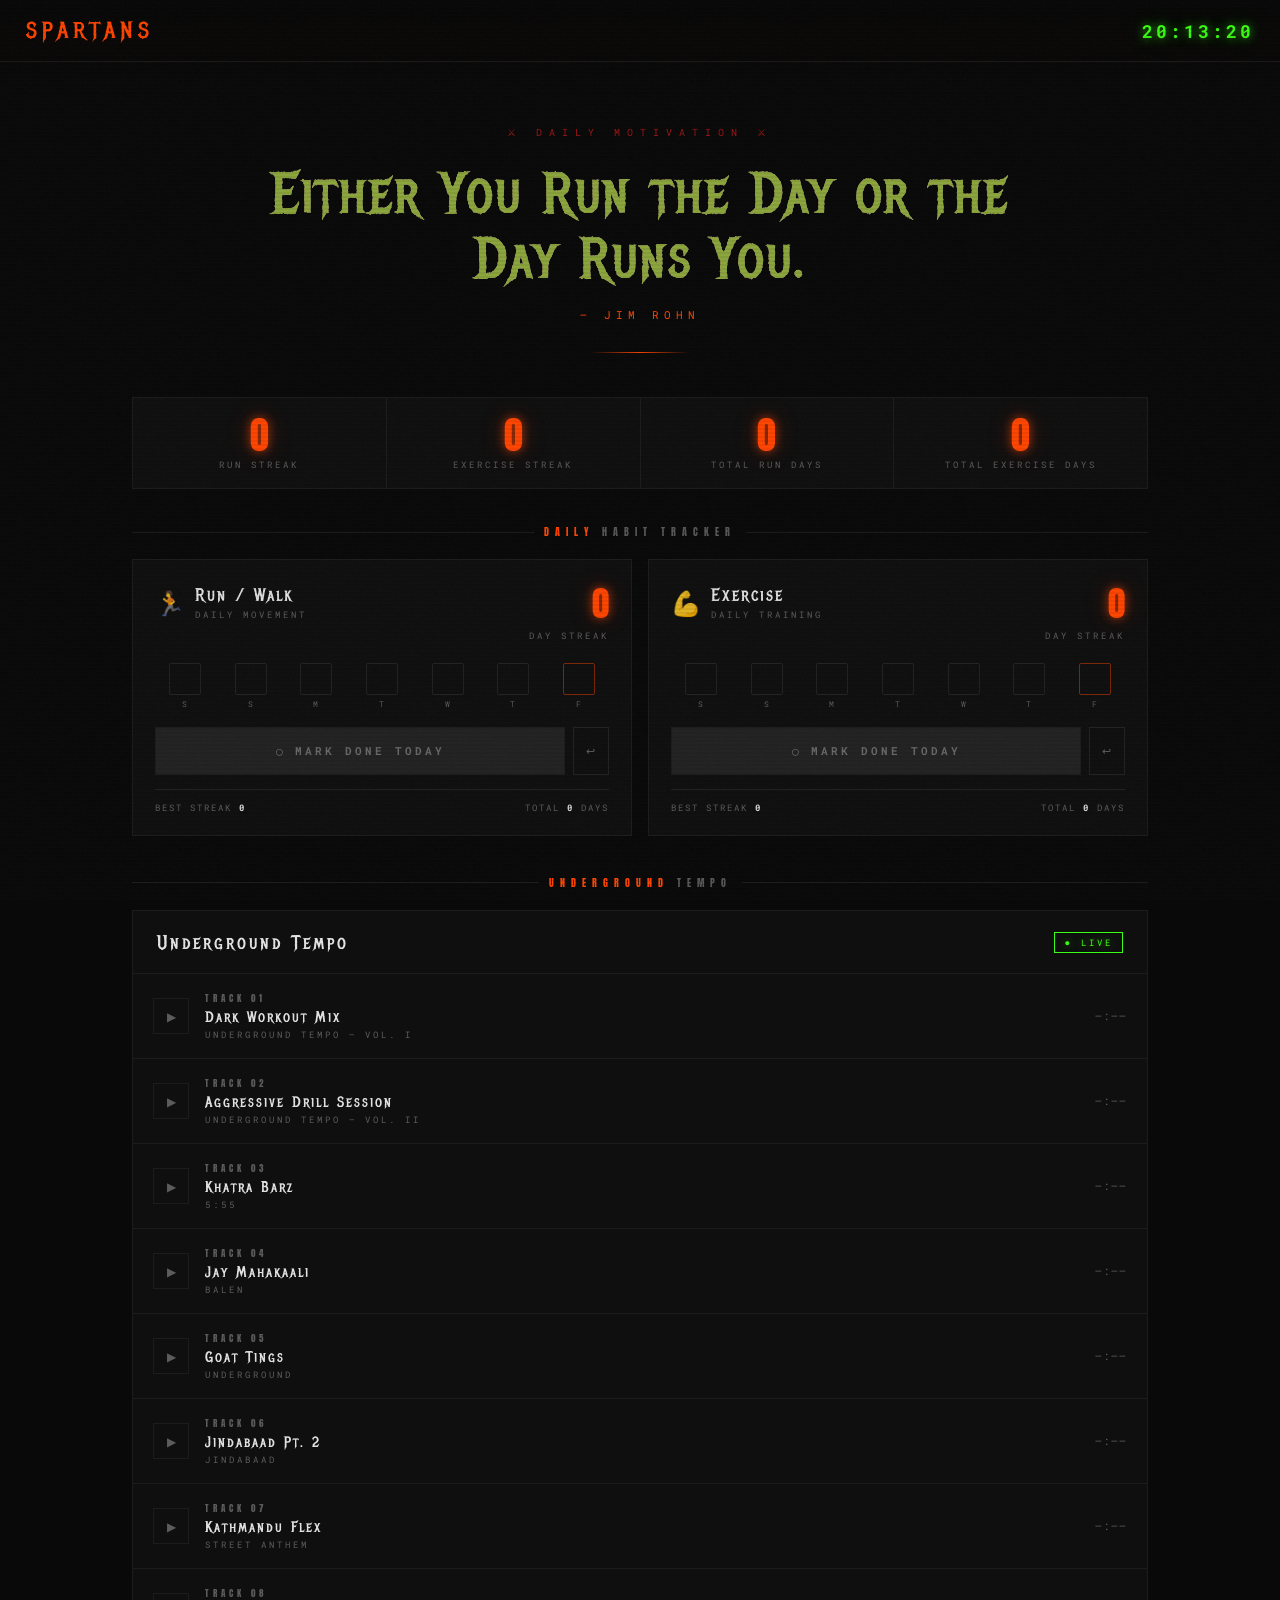
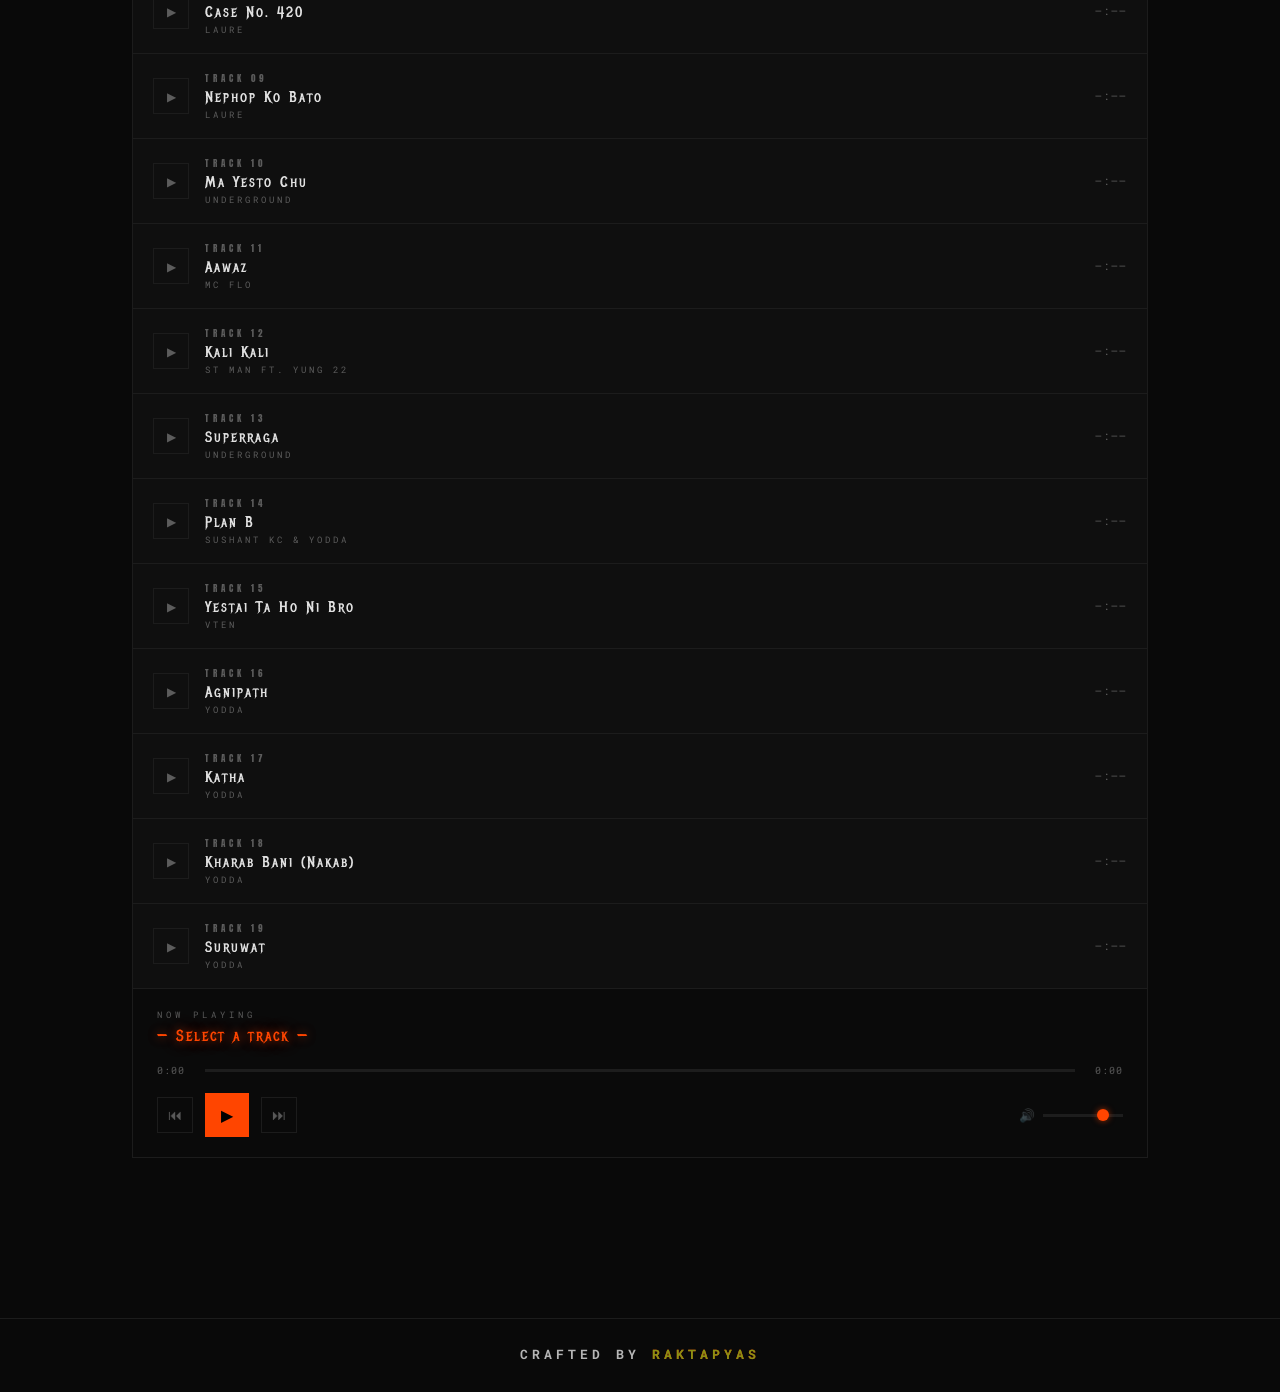
<file: index.html>
<!DOCTYPE html>
<html lang="en">
<head>
  <meta charset="UTF-8" />
  <meta name="viewport" content="width=device-width, initial-scale=1.0" />
  <title>SPARTANS — No Excuses</title>
  <link rel="preconnect" href="https://fonts.googleapis.com" />
  <link rel="preconnect" href="https://fonts.gstatic.com" crossorigin />
  <link href="https://fonts.googleapis.com/css2?family=Anton&family=Roboto+Mono:wght@400;700&family=Metal+Mania&display=swap" rel="stylesheet" />
  <style>
/* ═══════════════════════════════════════════════════════════
   SPARTANS — Design System
═══════════════════════════════════════════════════════════ */
:root {
  --bg:           #090909;
  --bg-card:      #0f0f0f;
  --border:       #1c1c1c;
  --neon-orange:  #ff4500;
  --blood-red:    #cc1a1a;
  --acid-green:   #39ff14;
  --dim-white:    rgba(255,255,255,0.88);
  --muted:        rgba(255,255,255,0.32);
  --very-muted:   rgba(255,255,255,0.08);
  --font-display: 'Metal Mania', cursive;
  --font-mono:    'Roboto Mono', monospace;
  --font-impact:  'Anton', sans-serif;
  --glow-o: 0 0 10px rgba(255,69,0,0.65), 0 0 24px rgba(255,69,0,0.25);
  --glow-g: 0 0 10px rgba(57,255,20,0.65), 0 0 24px rgba(57,255,20,0.25);
}
*, *::before, *::after { box-sizing: border-box; margin: 0; padding: 0; }
html { scroll-behavior: smooth; }
body {
  background: var(--bg); color: var(--dim-white);
  font-family: var(--font-mono); min-height: 100vh;
  overflow-x: hidden; cursor: default;
}
/* Grain */
body::before {
  content: ''; position: fixed; inset: 0; z-index: 9999; pointer-events: none;
  background-image: url("data:image/svg+xml,%3Csvg viewBox='0 0 512 512' xmlns='http://www.w3.org/2000/svg'%3E%3Cfilter id='n'%3E%3CfeTurbulence type='fractalNoise' baseFrequency='0.85' numOctaves='4' stitchTiles='stitch'/%3E%3C/filter%3E%3Crect width='100%25' height='100%25' filter='url(%23n)' opacity='0.035'/%3E%3C/svg%3E");
  background-size: 256px; opacity: 0.7;
}
/* Scanlines */
body::after {
  content: ''; position: fixed; inset: 0; z-index: 9998; pointer-events: none;
  background: repeating-linear-gradient(0deg, transparent, transparent 2px, rgba(0,0,0,0.06) 2px, rgba(0,0,0,0.06) 4px);
}
::-webkit-scrollbar { width: 3px; }
::-webkit-scrollbar-track { background: var(--bg); }
::-webkit-scrollbar-thumb { background: var(--neon-orange); }
.wrapper { max-width: 1060px; margin: 0 auto; padding: 0 22px 100px; }

/* ── NAV ─────────────────────────────────────────────── */
.site-nav {
  display: flex; justify-content: space-between; align-items: center;
  padding: 16px 26px; border-bottom: 1px solid var(--border);
  position: sticky; top: 0; background: rgba(9,9,9,0.97);
  backdrop-filter: blur(10px); z-index: 200;
}
.nav-logo {
  font-family: var(--font-display); font-size: 1.45rem;
  letter-spacing: 5px; color: var(--neon-orange);
}
.nav-right { display: flex; align-items: center; gap: 18px; }
#live-clock {
  font-family: var(--font-mono); font-size: 1.15rem; font-weight: 700;
  color: var(--acid-green); text-shadow: var(--glow-g); letter-spacing: 3px;
}
.nav-tag { font-size: 0.62rem; letter-spacing: 4px; color: var(--muted); text-transform: uppercase; }

/* ── HERO ────────────────────────────────────────────── */
.hero { text-align: center; padding: 64px 20px 44px; }
.hero-eyebrow {
  font-size: 0.62rem; letter-spacing: 7px; color: var(--blood-red);
  text-transform: uppercase; margin-bottom: 24px; opacity: 0.75;
}
#quote-display {
  font-family: var(--font-display); font-size: clamp(1.8rem, 4.5vw, 4rem);
  line-height: 1.12; color: var(--dim-white); letter-spacing: 2px;
  max-width: 820px; margin: 0 auto 16px; min-height: 110px;
  display: flex; align-items: center; justify-content: center;
  transition: opacity 0.35s ease, transform 0.35s ease;
}
#quote-author {
  display: block; font-size: 0.68rem; letter-spacing: 5px;
  color: var(--neon-orange); text-transform: uppercase; margin-top: 12px;
}
.hero-divider {
  width: 100px; height: 1px;
  background: linear-gradient(90deg, transparent, var(--neon-orange), transparent);
  margin: 30px auto 0;
}

/* ── Glitch ──────────────────────────────────────────── */
.glitch { position: relative; display: inline-block; }
.glitch::before, .glitch::after {
  content: attr(data-text); position: absolute; inset: 0; font: inherit; color: inherit;
}
.glitch::before { color: var(--blood-red); animation: gclip1 3.8s infinite linear; opacity: 0.65; }
.glitch::after  { color: var(--acid-green); animation: gclip2 3.8s infinite linear 0.07s; opacity: 0.45; }
@keyframes gclip1 {
  0%,100%{ clip-path:inset(0 0 98% 0); transform:translate(-3px,0); }
  25%    { clip-path:inset(40% 0 40% 0); transform:translate(3px,0); }
  50%    { clip-path:inset(70% 0 15% 0); transform:translate(-2px,0); }
  75%    { clip-path:inset(15% 0 70% 0); transform:translate(2px,0); }
}
@keyframes gclip2 {
  0%,100%{ clip-path:inset(60% 0 20% 0); transform:translate(3px,0); }
  25%    { clip-path:inset(10% 0 80% 0); transform:translate(-3px,0); }
  50%    { clip-path:inset(85% 0 5% 0);  transform:translate(2px,0); }
  75%    { clip-path:inset(30% 0 55% 0); transform:translate(-2px,0); }
}

/* ── Button ──────────────────────────────────────────── */
.btn {
  background: var(--neon-orange); color: #000; border: none;
  font-family: var(--font-mono); font-size: 0.68rem; font-weight: 700;
  letter-spacing: 3px; text-transform: uppercase; padding: 9px 20px;
  cursor: pointer; position: relative; overflow: hidden;
  transition: background 0.2s, transform 0.1s;
}
.btn:hover { background: #ff6a30; }
.btn:active { transform: scale(0.97); }
.btn::after {
  content: ''; position: absolute; top: 0; left: -80%;
  width: 50%; height: 100%;
  background: linear-gradient(90deg, transparent, rgba(255,255,255,0.18), transparent);
  transform: skewX(-18deg); transition: left 0.4s;
}
.btn:hover::after { left: 130%; }

/* ── Stats Bar ───────────────────────────────────────── */
.stats-bar {
  display: grid; grid-template-columns: repeat(4,1fr);
  gap: 1px; background: var(--border); border: 1px solid var(--border);
  margin: 0 0 36px;
}
@media (max-width: 560px) { .stats-bar { grid-template-columns: repeat(2,1fr); } }
.stat-cell { background: var(--bg-card); padding: 18px 14px; text-align: center; }
.stat-val {
  font-family: var(--font-impact); font-size: 2.4rem;
  color: var(--neon-orange); text-shadow: var(--glow-o);
  display: block; line-height: 1;
}
.stat-label {
  font-size: 0.56rem; letter-spacing: 3px; color: var(--muted);
  text-transform: uppercase; margin-top: 5px; display: block;
}

/* ── Section header ──────────────────────────────────── */
.sec-head {
  display: flex; align-items: center; gap: 10px; margin-bottom: 20px;
}
.sec-head-line { flex: 1; height: 1px; background: var(--border); }
.sec-head-label {
  font-family: var(--font-impact); font-size: 0.6rem;
  letter-spacing: 6px; color: var(--muted); text-transform: uppercase; white-space: nowrap;
}
.sec-head-label em { font-style: normal; color: var(--neon-orange); }

/* ═══════════════════════════════════════════════════════════
   HABIT CARDS
═══════════════════════════════════════════════════════════ */
.habit-grid {
  display: grid; grid-template-columns: 1fr 1fr;
  gap: 16px; margin-bottom: 40px;
}
@media (max-width: 620px) { .habit-grid { grid-template-columns: 1fr; } }

.habit-card {
  background: var(--bg-card);
  border: 1px solid var(--border);
  padding: 26px 22px 22px;
  position: relative;
  transition: border-color 0.3s, box-shadow 0.3s;
}
/* Top accent bar */
.habit-card::before {
  content: ''; position: absolute; top: 0; left: 0;
  width: 100%; height: 2px;
  background: linear-gradient(90deg, var(--blood-red), var(--neon-orange));
  transform: scaleX(0); transform-origin: left; transition: transform 0.45s ease;
}
.habit-card.done::before { transform: scaleX(1); }
.habit-card.done {
  border-color: rgba(255,69,0,0.28);
  box-shadow: 0 0 22px rgba(255,69,0,0.05);
}

/* Top row */
.habit-top {
  display: flex; justify-content: space-between;
  align-items: flex-start; margin-bottom: 20px;
}
.habit-icon-title { display: flex; align-items: center; gap: 10px; }
.habit-icon { font-size: 1.5rem; line-height: 1; }
.habit-title {
  font-family: var(--font-display); font-size: 1.1rem;
  letter-spacing: 2px; color: var(--dim-white); line-height: 1.1;
}
.habit-subtitle {
  font-size: 0.56rem; letter-spacing: 3px; color: var(--muted);
  text-transform: uppercase; margin-top: 3px;
}

/* Streak badge */
.streak-badge { text-align: right; flex-shrink: 0; }
.streak-num {
  font-family: var(--font-impact); font-size: 2.2rem;
  color: var(--neon-orange); text-shadow: var(--glow-o);
  line-height: 1; display: block;
}
.streak-label {
  font-size: 0.54rem; letter-spacing: 3px;
  color: var(--muted); text-transform: uppercase;
}

/* Week dots */
.week-dots {
  display: flex; gap: 5px; margin-bottom: 18px; align-items: flex-end;
}
.dot-day {
  display: flex; flex-direction: column; align-items: center; gap: 4px; flex: 1;
}
.dot-circle {
  width: 100%; aspect-ratio: 1; max-width: 32px;
  border-radius: 2px; border: 1px solid var(--very-muted);
  background: transparent; position: relative;
  transition: background 0.3s, border-color 0.3s, box-shadow 0.3s;
}
.dot-circle.filled {
  background: var(--neon-orange); border-color: var(--neon-orange);
  box-shadow: 0 0 7px rgba(255,69,0,0.5);
}
.dot-circle.filled::after {
  content: '✓'; position: absolute; inset: 0;
  display: flex; align-items: center; justify-content: center;
  font-size: 0.58rem; color: #000; font-weight: 900;
}
.dot-circle.today { border-color: rgba(255,69,0,0.45); }
.dot-day-label {
  font-size: 0.48rem; letter-spacing: 1px;
  color: var(--muted); text-transform: uppercase;
}

/* Check row */
.habit-check-row {
  display: flex; align-items: stretch; gap: 8px;
}
.check-btn {
  flex: 1; display: flex; align-items: center; justify-content: center; gap: 8px;
  padding: 12px 0; background: var(--very-muted); border: 1px solid var(--border);
  color: var(--muted); font-family: var(--font-mono); font-size: 0.68rem;
  font-weight: 700; letter-spacing: 3px; text-transform: uppercase;
  cursor: pointer; transition: all 0.22s;
}
.check-btn:hover {
  background: rgba(255,69,0,0.08); border-color: var(--neon-orange); color: var(--neon-orange);
}
.check-btn.done {
  background: rgba(57,255,20,0.07); border-color: var(--acid-green);
  color: var(--acid-green); text-shadow: var(--glow-g);
}
.check-btn .ci { font-size: 1rem; transition: transform 0.3s; }
.check-btn.done .ci { transform: scale(1.2); }

.undo-btn {
  background: none; border: 1px solid var(--very-muted); color: var(--muted);
  font-family: var(--font-mono); font-size: 0.7rem; padding: 12px 12px;
  cursor: pointer; text-transform: uppercase; transition: all 0.2s; letter-spacing: 1px;
}
.undo-btn:hover { border-color: var(--blood-red); color: var(--blood-red); }

/* Footer row */
.habit-footer {
  display: flex; justify-content: space-between; align-items: center;
  margin-top: 14px; padding-top: 12px; border-top: 1px solid var(--very-muted);
}
.habit-footer-stat {
  font-size: 0.56rem; letter-spacing: 2px; color: var(--muted); text-transform: uppercase;
}
.habit-footer-stat span { color: var(--dim-white); font-weight: 700; }

/* ═══════════════════════════════════════════════════════════
   MUSIC PLAYER — Custom Audio
═══════════════════════════════════════════════════════════ */
.music-section { margin: 0 0 60px; }

.music-shell {
  background: var(--bg-card);
  border: 1px solid var(--border);
  overflow: hidden;
}

.music-header {
  display: flex; justify-content: space-between; align-items: center;
  padding: 20px 24px 18px; border-bottom: 1px solid var(--border);
}
.music-title {
  font-family: var(--font-display); font-size: 1.2rem;
  letter-spacing: 3px; color: var(--dim-white);
}
.music-live {
  font-size: 0.58rem; letter-spacing: 3px; color: var(--acid-green);
  text-shadow: var(--glow-g); border: 1px solid currentColor;
  padding: 3px 9px; text-transform: uppercase;
}

/* ── Track list ─────────────────────────────────────── */
.track-item {
  display: flex; align-items: center; gap: 0;
  border-bottom: 1px solid var(--border);
  cursor: pointer;
  transition: background 0.2s;
  position: relative;
}
.track-item:last-child { border-bottom: none; }
.track-item:hover { background: rgba(255,69,0,0.04); }
.track-item.playing { background: rgba(255,69,0,0.06); }

/* accent bar on active */
.track-item.playing::before {
  content: '';
  position: absolute; left: 0; top: 0; bottom: 0;
  width: 3px;
  background: linear-gradient(180deg, var(--blood-red), var(--neon-orange));
}

/* ── Track left: number + meta ──────────────────────── */
.track-left {
  display: flex; align-items: center; gap: 16px;
  padding: 18px 20px; flex: 1; min-width: 0;
}

.track-play-icon {
  width: 36px; height: 36px; flex-shrink: 0;
  display: flex; align-items: center; justify-content: center;
  border: 1px solid var(--border);
  color: var(--muted);
  font-size: 0.75rem;
  transition: all 0.2s;
}
.track-item:hover .track-play-icon,
.track-item.playing .track-play-icon {
  border-color: var(--neon-orange);
  color: var(--neon-orange);
  box-shadow: 0 0 8px rgba(255,69,0,0.25);
}

.track-meta {
  display: flex; flex-direction: column; gap: 3px; min-width: 0;
}
.track-number {
  font-family: var(--font-impact); font-size: 0.55rem;
  letter-spacing: 4px; color: var(--muted); text-transform: uppercase;
}
.track-name {
  font-family: var(--font-display); font-size: 0.95rem;
  letter-spacing: 2px; color: var(--dim-white);
  white-space: nowrap; overflow: hidden; text-overflow: ellipsis;
}
.track-tag {
  font-size: 0.54rem; letter-spacing: 3px;
  color: var(--muted); text-transform: uppercase;
}
.track-item.playing .track-name { color: var(--neon-orange); }

/* EQ bars */
.eq-bars {
  display: none; align-items: flex-end; gap: 2px; height: 14px; margin-left: 8px; flex-shrink: 0;
}
.track-item.playing .eq-bars { display: flex; }
.eq-bars span {
  display: block; width: 3px;
  background: var(--acid-green);
  box-shadow: 0 0 4px rgba(57,255,20,0.6);
  transform-origin: bottom;
}
.eq-bars span:nth-child(1) { height: 8px;  animation: eq 0.5s ease-in-out infinite; }
.eq-bars span:nth-child(2) { height: 14px; animation: eq 0.5s ease-in-out infinite 0.15s; }
.eq-bars span:nth-child(3) { height: 10px; animation: eq 0.5s ease-in-out infinite 0.3s; }
@keyframes eq { 0%,100%{ transform:scaleY(0.35); } 50%{ transform:scaleY(1); } }

/* ── Track right: duration ──────────────────────────── */
.track-duration {
  font-family: var(--font-mono); font-size: 0.68rem;
  color: var(--muted); padding: 18px 20px; flex-shrink: 0; letter-spacing: 1px;
}
.track-item.playing .track-duration { color: var(--neon-orange); }

/* ── Main Player Controls ───────────────────────────── */
.player-controls {
  border-top: 1px solid var(--border);
  padding: 20px 24px;
  background: rgba(0,0,0,0.3);
}

.now-playing-label {
  font-size: 0.55rem; letter-spacing: 4px; color: var(--muted);
  text-transform: uppercase; margin-bottom: 6px;
}
.now-playing-name {
  font-family: var(--font-display); font-size: 1rem;
  letter-spacing: 2px; color: var(--neon-orange);
  text-shadow: var(--glow-o);
  margin-bottom: 16px;
  min-height: 1.4em;
}

/* Progress bar */
.progress-wrap {
  display: flex; align-items: center; gap: 10px; margin-bottom: 16px;
}
.time-label {
  font-family: var(--font-mono); font-size: 0.62rem;
  color: var(--muted); letter-spacing: 1px; flex-shrink: 0; width: 38px;
}
.time-label.right { text-align: right; }

.progress-track {
  flex: 1; height: 3px; background: var(--very-muted);
  position: relative; cursor: pointer;
}
.progress-track:hover { height: 5px; }
.progress-fill {
  height: 100%; width: 0%;
  background: linear-gradient(90deg, var(--blood-red), var(--neon-orange));
  box-shadow: 0 0 6px rgba(255,69,0,0.5);
  pointer-events: none; transition: width 0.1s linear;
  position: relative;
}
.progress-fill::after {
  content: ''; position: absolute; right: -4px; top: 50%;
  transform: translateY(-50%);
  width: 8px; height: 8px; background: var(--neon-orange);
  border-radius: 50%; box-shadow: 0 0 6px rgba(255,69,0,0.7);
  opacity: 0; transition: opacity 0.15s;
}
.progress-track:hover .progress-fill::after { opacity: 1; }

/* Control buttons row */
.ctrl-row {
  display: flex; align-items: center; gap: 12px;
}

.ctrl-btn {
  background: none; border: 1px solid var(--border);
  color: var(--muted); font-size: 0.9rem;
  width: 36px; height: 36px;
  display: flex; align-items: center; justify-content: center;
  cursor: pointer; transition: all 0.2s; flex-shrink: 0;
}
.ctrl-btn:hover { border-color: var(--neon-orange); color: var(--neon-orange); }

.ctrl-btn.play-pause {
  width: 44px; height: 44px;
  background: var(--neon-orange); border-color: var(--neon-orange);
  color: #000; font-size: 1rem;
}
.ctrl-btn.play-pause:hover { background: #ff6a30; border-color: #ff6a30; }

/* Volume */
.vol-wrap {
  display: flex; align-items: center; gap: 8px; margin-left: auto;
}
.vol-icon {
  font-size: 0.8rem; color: var(--muted); flex-shrink: 0; cursor: pointer;
  transition: color 0.2s; user-select: none;
}
.vol-icon:hover { color: var(--neon-orange); }

input[type=range].vol-slider {
  -webkit-appearance: none; appearance: none;
  width: 80px; height: 3px;
  background: var(--very-muted);
  outline: none; cursor: pointer;
}
input[type=range].vol-slider::-webkit-slider-thumb {
  -webkit-appearance: none;
  width: 12px; height: 12px;
  border-radius: 50%;
  background: var(--neon-orange);
  box-shadow: 0 0 6px rgba(255,69,0,0.6);
  cursor: pointer;
}
input[type=range].vol-slider::-moz-range-thumb {
  width: 12px; height: 12px; border-radius: 50%;
  background: var(--neon-orange); border: none;
  box-shadow: 0 0 6px rgba(255,69,0,0.6); cursor: pointer;
}


/* ── Easter egg pixel ────────────────────────────────── */
@keyframes rainbow-cycle {
  0%   { background: #ff0000; }
  14%  { background: #ff7700; }
  28%  { background: #ffff00; }
  42%  { background: #00ff00; }
  57%  { background: #0077ff; }
  71%  { background: #8800ff; }
  85%  { background: #ff00ff; }
  100% { background: #ff0000; }
}
.easter-egg {
  position: fixed;
  bottom: 18px; right: 18px;
  width: 1px; height: 1px;
  display: block;
  animation: rainbow-cycle 2s linear infinite;
  z-index: 10000;
  cursor: pointer;
  text-decoration: none;
}

/* ── Crafted by ──────────────────────────────────────── */
.crafted-by {
  font-size: 0.82rem;
  font-weight: 700;
  letter-spacing: 4px;
  color: rgba(255,255,255,0.7);
  text-transform: uppercase;
  margin-top: 0;
}
.crafted-by a {
  color: var(--neon-orange);
  text-decoration: none;
  transition: color 0.2s;
  position: relative;
  display: inline-block;
}
.crafted-by a:hover { color: #ff6a30; }

/* Glitch on the crafted-by link */
.crafted-by a::before,
.crafted-by a::after {
  content: attr(data-text);
  position: absolute; inset: 0;
  font: inherit; color: inherit;
}
.crafted-by a::before {
  color: var(--blood-red);
  animation: gclip1 4.2s infinite linear 0.5s;
  opacity: 0.7;
}
.crafted-by a::after {
  color: var(--acid-green);
  animation: gclip2 4.2s infinite linear 0.6s;
  opacity: 0.5;
}
.site-footer {
  text-align: center; padding: 26px 26px 30px; border-top: 1px solid var(--border);
}


/* ═══════════════════════════════════════════════════════════
   ANIMATIONS
═══════════════════════════════════════════════════════════ */
@keyframes logo-breathe {
  0%,100%{ text-shadow:0 0 8px rgba(255,69,0,0.6),0 0 22px rgba(255,69,0,0.25); }
  50%    { text-shadow:0 0 18px rgba(255,69,0,0.9),0 0 42px rgba(255,69,0,0.45),0 0 65px rgba(255,69,0,0.12); }
}
.nav-logo { animation: logo-breathe 4s ease-in-out infinite; }

@keyframes flicker {
  0%,91%,95%,100%{ opacity:1; } 92%{ opacity:0.35; } 93%{ opacity:1; } 94%{ opacity:0.55; } 96%{ opacity:0.8; }
}
.flicker { animation: flicker 7s infinite; }

@keyframes colon-blink { 0%,49%{ opacity:1; } 50%,100%{ opacity:0.2; } }
.clock-sep { animation: colon-blink 1s step-end infinite; }

@keyframes live-badge {
  0%,100%{ box-shadow:0 0 4px rgba(57,255,20,0.3); }
  50%    { box-shadow:0 0 14px rgba(57,255,20,0.7),0 0 28px rgba(57,255,20,0.25); }
}
.music-live { animation: live-badge 2.5s ease-in-out infinite; }

@keyframes scan-sweep { from{ top:-80px; } to{ top:100%; } }
.scan-line {
  position: fixed; left:0; right:0; height:80px;
  pointer-events:none; z-index:9997;
  background: linear-gradient(180deg, transparent 0%, rgba(255,69,0,0.012) 50%, transparent 100%);
  animation: scan-sweep 9s linear infinite;
}

@keyframes entry { from{ opacity:0; transform:translateY(-10px); } to{ opacity:1; transform:translateY(0); } }
.hero           { animation: entry 0.55s ease both 0.05s; }
.stats-bar      { animation: entry 0.55s ease both 0.18s; }
.habit-grid     { animation: entry 0.55s ease both 0.3s; }
.music-section  { animation: entry 0.55s ease both 0.44s; }

@keyframes card-confirm {
  0%  { box-shadow:none; }
  30% { box-shadow:0 0 30px rgba(57,255,20,0.22),inset 0 0 12px rgba(57,255,20,0.04); }
  100%{ box-shadow:0 0 22px rgba(255,69,0,0.05); }
}
.habit-card.flash { animation: card-confirm 0.9s ease forwards; }

@keyframes streak-pop {
  0%{ transform:scale(1); } 40%{ transform:scale(1.45); } 100%{ transform:scale(1); }
}
.streak-num.popped { animation: streak-pop 0.4s cubic-bezier(0.34,1.56,0.64,1); }

@keyframes intense-pulse {
  0%,100%{ box-shadow:none; }
  50%    { box-shadow:0 0 28px rgba(255,69,0,0.16),inset 0 0 10px rgba(255,69,0,0.03); }
}
.intense .habit-card { animation: intense-pulse 2.2s ease-in-out infinite; }
.intense .habit-card:nth-child(2) { animation-delay:1.1s; }
  </style>
</head>
<body>

<div class="scan-line" aria-hidden="true"></div>

<!-- NAV -->
<nav class="site-nav">
  <span class="nav-logo flicker">SPARTANS</span>
  <div class="nav-right">
    <span id="live-clock">00:00:00</span>
  </div>
</nav>

<main class="wrapper">

  <!-- HERO / QUOTE -->
  <section class="hero">
    <p class="hero-eyebrow">⚔ Daily Motivation ⚔</p>
    <div id="quote-display"></div>
    <span id="quote-author"></span>
    <div class="hero-divider"></div>
  </section>

  <!-- STATS BAR -->
  <div class="stats-bar">
    <div class="stat-cell">
      <span id="stat-run-streak" class="stat-val">0</span>
      <span class="stat-label">Run Streak</span>
    </div>
    <div class="stat-cell">
      <span id="stat-ex-streak" class="stat-val">0</span>
      <span class="stat-label">Exercise Streak</span>
    </div>
    <div class="stat-cell">
      <span id="stat-run-total" class="stat-val">0</span>
      <span class="stat-label">Total Run Days</span>
    </div>
    <div class="stat-cell">
      <span id="stat-ex-total" class="stat-val">0</span>
      <span class="stat-label">Total Exercise Days</span>
    </div>
  </div>

  <!-- HABIT TRACKERS -->
  <div class="sec-head">
    <div class="sec-head-line"></div>
    <span class="sec-head-label"><em>Daily</em> Habit Tracker</span>
    <div class="sec-head-line"></div>
  </div>

  <div class="habit-grid">

    <!-- RUN / WALK -->
    <div class="habit-card" id="card-run">
      <div class="habit-top">
        <div class="habit-icon-title">
          <span class="habit-icon">🏃</span>
          <div>
            <div class="habit-title">Run / Walk</div>
            <div class="habit-subtitle">Daily Movement</div>
          </div>
        </div>
        <div class="streak-badge">
          <span class="streak-num" id="run-streak-num">0</span>
          <span class="streak-label">Day Streak</span>
        </div>
      </div>
      <div class="week-dots" id="run-week-dots"></div>
      <div class="habit-check-row">
        <button class="check-btn" id="run-check-btn" onclick="toggleHabit('run')">
          <span class="ci">○</span>
          <span class="ct">Mark Done Today</span>
        </button>
        <button class="undo-btn" onclick="undoHabit('run')" title="Undo today">↩</button>
      </div>
      <div class="habit-footer">
        <span class="habit-footer-stat">Best Streak <span id="run-best">0</span></span>
        <span class="habit-footer-stat">Total <span id="run-total-days">0</span> Days</span>
      </div>
    </div>

    <!-- EXERCISE -->
    <div class="habit-card" id="card-ex">
      <div class="habit-top">
        <div class="habit-icon-title">
          <span class="habit-icon">💪</span>
          <div>
            <div class="habit-title">Exercise</div>
            <div class="habit-subtitle">Daily Training</div>
          </div>
        </div>
        <div class="streak-badge">
          <span class="streak-num" id="ex-streak-num">0</span>
          <span class="streak-label">Day Streak</span>
        </div>
      </div>
      <div class="week-dots" id="ex-week-dots"></div>
      <div class="habit-check-row">
        <button class="check-btn" id="ex-check-btn" onclick="toggleHabit('ex')">
          <span class="ci">○</span>
          <span class="ct">Mark Done Today</span>
        </button>
        <button class="undo-btn" onclick="undoHabit('ex')" title="Undo today">↩</button>
      </div>
      <div class="habit-footer">
        <span class="habit-footer-stat">Best Streak <span id="ex-best">0</span></span>
        <span class="habit-footer-stat">Total <span id="ex-total-days">0</span> Days</span>
      </div>
    </div>

  </div>

  <!-- MUSIC PLAYER -->
  <section class="music-section">
    <div class="sec-head">
      <div class="sec-head-line"></div>
      <span class="sec-head-label"><em>Underground</em> Tempo</span>
      <div class="sec-head-line"></div>
    </div>

    <div class="music-shell">

      <div class="music-header">
        <span class="music-title">Underground Tempo</span>
        <span class="music-live">● Live</span>
      </div>

      <!-- ── TRACK LIST ── -->
      <div id="track-list">

        <div class="track-item" data-index="0" onclick="selectTrack(0)">
          <div class="track-left">
            <div class="track-play-icon" id="ti-icon-0">▶</div>
            <div class="track-meta">
              <span class="track-number">Track 01</span>
              <span class="track-name">Dark Workout Mix</span>
              <span class="track-tag">Underground Tempo — Vol. I</span>
            </div>
            <div class="eq-bars"><span></span><span></span><span></span></div>
          </div>
          <span class="track-duration" id="ti-dur-0">—:——</span>
        </div>

        <div class="track-item" data-index="1" onclick="selectTrack(1)">
          <div class="track-left">
            <div class="track-play-icon" id="ti-icon-1">▶</div>
            <div class="track-meta">
              <span class="track-number">Track 02</span>
              <span class="track-name">Aggressive Drill Session</span>
              <span class="track-tag">Underground Tempo — Vol. II</span>
            </div>
            <div class="eq-bars"><span></span><span></span><span></span></div>
          </div>
          <span class="track-duration" id="ti-dur-1">—:——</span>
        </div>

        <div class="track-item" data-index="2" onclick="selectTrack(2)">
          <div class="track-left">
            <div class="track-play-icon" id="ti-icon-2">▶</div>
            <div class="track-meta">
              <span class="track-number">Track 03</span>
              <span class="track-name">Khatra Barz</span>
              <span class="track-tag">5:55</span>
            </div>
            <div class="eq-bars"><span></span><span></span><span></span></div>
          </div>
          <span class="track-duration" id="ti-dur-2">—:——</span>
        </div>

        <div class="track-item" data-index="3" onclick="selectTrack(3)">
          <div class="track-left">
            <div class="track-play-icon" id="ti-icon-3">▶</div>
            <div class="track-meta">
              <span class="track-number">Track 04</span>
              <span class="track-name">Jay Mahakaali</span>
              <span class="track-tag">Balen</span>
            </div>
            <div class="eq-bars"><span></span><span></span><span></span></div>
          </div>
          <span class="track-duration" id="ti-dur-3">—:——</span>
        </div>

        <div class="track-item" data-index="4" onclick="selectTrack(4)">
          <div class="track-left">
            <div class="track-play-icon" id="ti-icon-4">▶</div>
            <div class="track-meta">
              <span class="track-number">Track 05</span>
              <span class="track-name">Goat Tings</span>
              <span class="track-tag">Underground</span>
            </div>
            <div class="eq-bars"><span></span><span></span><span></span></div>
          </div>
          <span class="track-duration" id="ti-dur-4">—:——</span>
        </div>

        <div class="track-item" data-index="5" onclick="selectTrack(5)">
          <div class="track-left">
            <div class="track-play-icon" id="ti-icon-5">▶</div>
            <div class="track-meta">
              <span class="track-number">Track 06</span>
              <span class="track-name">Jindabaad Pt. 2</span>
              <span class="track-tag">Jindabaad</span>
            </div>
            <div class="eq-bars"><span></span><span></span><span></span></div>
          </div>
          <span class="track-duration" id="ti-dur-5">—:——</span>
        </div>

        <div class="track-item" data-index="6" onclick="selectTrack(6)">
          <div class="track-left">
            <div class="track-play-icon" id="ti-icon-6">▶</div>
            <div class="track-meta">
              <span class="track-number">Track 07</span>
              <span class="track-name">Kathmandu Flex</span>
              <span class="track-tag">Street Anthem</span>
            </div>
            <div class="eq-bars"><span></span><span></span><span></span></div>
          </div>
          <span class="track-duration" id="ti-dur-6">—:——</span>
        </div>

        <div class="track-item" data-index="7" onclick="selectTrack(7)">
          <div class="track-left">
            <div class="track-play-icon" id="ti-icon-7">▶</div>
            <div class="track-meta">
              <span class="track-number">Track 08</span>
              <span class="track-name">Case No. 420</span>
              <span class="track-tag">Laure</span>
            </div>
            <div class="eq-bars"><span></span><span></span><span></span></div>
          </div>
          <span class="track-duration" id="ti-dur-7">—:——</span>
        </div>

        <div class="track-item" data-index="8" onclick="selectTrack(8)">
          <div class="track-left">
            <div class="track-play-icon" id="ti-icon-8">▶</div>
            <div class="track-meta">
              <span class="track-number">Track 09</span>
              <span class="track-name">Nephop Ko Bato</span>
              <span class="track-tag">Laure</span>
            </div>
            <div class="eq-bars"><span></span><span></span><span></span></div>
          </div>
          <span class="track-duration" id="ti-dur-8">—:——</span>
        </div>

        <div class="track-item" data-index="9" onclick="selectTrack(9)">
          <div class="track-left">
            <div class="track-play-icon" id="ti-icon-9">▶</div>
            <div class="track-meta">
              <span class="track-number">Track 10</span>
              <span class="track-name">Ma Yesto Chu</span>
              <span class="track-tag">Underground</span>
            </div>
            <div class="eq-bars"><span></span><span></span><span></span></div>
          </div>
          <span class="track-duration" id="ti-dur-9">—:——</span>
        </div>

        <div class="track-item" data-index="10" onclick="selectTrack(10)">
          <div class="track-left">
            <div class="track-play-icon" id="ti-icon-10">▶</div>
            <div class="track-meta">
              <span class="track-number">Track 11</span>
              <span class="track-name">Aawaz</span>
              <span class="track-tag">Mc Flo</span>
            </div>
            <div class="eq-bars"><span></span><span></span><span></span></div>
          </div>
          <span class="track-duration" id="ti-dur-10">—:——</span>
        </div>

        <div class="track-item" data-index="11" onclick="selectTrack(11)">
          <div class="track-left">
            <div class="track-play-icon" id="ti-icon-11">▶</div>
            <div class="track-meta">
              <span class="track-number">Track 12</span>
              <span class="track-name">Kali Kali</span>
              <span class="track-tag">ST Man ft. Yung 22</span>
            </div>
            <div class="eq-bars"><span></span><span></span><span></span></div>
          </div>
          <span class="track-duration" id="ti-dur-11">—:——</span>
        </div>

        <div class="track-item" data-index="12" onclick="selectTrack(12)">
          <div class="track-left">
            <div class="track-play-icon" id="ti-icon-12">▶</div>
            <div class="track-meta">
              <span class="track-number">Track 13</span>
              <span class="track-name">Superraga</span>
              <span class="track-tag">Underground</span>
            </div>
            <div class="eq-bars"><span></span><span></span><span></span></div>
          </div>
          <span class="track-duration" id="ti-dur-12">—:——</span>
        </div>

        <div class="track-item" data-index="13" onclick="selectTrack(13)">
          <div class="track-left">
            <div class="track-play-icon" id="ti-icon-13">▶</div>
            <div class="track-meta">
              <span class="track-number">Track 14</span>
              <span class="track-name">Plan B</span>
              <span class="track-tag">Sushant KC &amp; Yodda</span>
            </div>
            <div class="eq-bars"><span></span><span></span><span></span></div>
          </div>
          <span class="track-duration" id="ti-dur-13">—:——</span>
        </div>

        <div class="track-item" data-index="14" onclick="selectTrack(14)">
          <div class="track-left">
            <div class="track-play-icon" id="ti-icon-14">▶</div>
            <div class="track-meta">
              <span class="track-number">Track 15</span>
              <span class="track-name">Yestai Ta Ho Ni Bro</span>
              <span class="track-tag">VTEN</span>
            </div>
            <div class="eq-bars"><span></span><span></span><span></span></div>
          </div>
          <span class="track-duration" id="ti-dur-14">—:——</span>
        </div>

        <div class="track-item" data-index="15" onclick="selectTrack(15)">
          <div class="track-left">
            <div class="track-play-icon" id="ti-icon-15">▶</div>
            <div class="track-meta">
              <span class="track-number">Track 16</span>
              <span class="track-name">Agnipath</span>
              <span class="track-tag">Yodda</span>
            </div>
            <div class="eq-bars"><span></span><span></span><span></span></div>
          </div>
          <span class="track-duration" id="ti-dur-15">—:——</span>
        </div>

        <div class="track-item" data-index="16" onclick="selectTrack(16)">
          <div class="track-left">
            <div class="track-play-icon" id="ti-icon-16">▶</div>
            <div class="track-meta">
              <span class="track-number">Track 17</span>
              <span class="track-name">Katha</span>
              <span class="track-tag">Yodda</span>
            </div>
            <div class="eq-bars"><span></span><span></span><span></span></div>
          </div>
          <span class="track-duration" id="ti-dur-16">—:——</span>
        </div>

        <div class="track-item" data-index="17" onclick="selectTrack(17)">
          <div class="track-left">
            <div class="track-play-icon" id="ti-icon-17">▶</div>
            <div class="track-meta">
              <span class="track-number">Track 18</span>
              <span class="track-name">Kharab Bani (Nakab)</span>
              <span class="track-tag">Yodda</span>
            </div>
            <div class="eq-bars"><span></span><span></span><span></span></div>
          </div>
          <span class="track-duration" id="ti-dur-17">—:——</span>
        </div>

        <div class="track-item" data-index="18" onclick="selectTrack(18)">
          <div class="track-left">
            <div class="track-play-icon" id="ti-icon-18">▶</div>
            <div class="track-meta">
              <span class="track-number">Track 19</span>
              <span class="track-name">Suruwat</span>
              <span class="track-tag">Yodda</span>
            </div>
            <div class="eq-bars"><span></span><span></span><span></span></div>
          </div>
          <span class="track-duration" id="ti-dur-18">—:——</span>
        </div>

      </div><!-- /track-list -->

      <!-- ── PLAYER CONTROLS ── -->
      <div class="player-controls">
        <div class="now-playing-label">Now Playing</div>
        <div class="now-playing-name" id="now-playing-name">— Select a track —</div>

        <!-- Progress -->
        <div class="progress-wrap">
          <span class="time-label" id="time-cur">0:00</span>
          <div class="progress-track" id="progress-track">
            <div class="progress-fill" id="progress-fill"></div>
          </div>
          <span class="time-label right" id="time-dur">0:00</span>
        </div>

        <!-- Controls -->
        <div class="ctrl-row">
          <button class="ctrl-btn" onclick="prevTrack()" title="Previous">⏮</button>
          <button class="ctrl-btn play-pause" id="play-pause-btn" onclick="togglePlay()" title="Play / Pause">▶</button>
          <button class="ctrl-btn" onclick="nextTrack()" title="Next">⏭</button>
          <div class="vol-wrap">
            <span class="vol-icon" onclick="toggleMute()" id="vol-icon">🔊</span>
            <input type="range" class="vol-slider" id="vol-slider" min="0" max="1" step="0.05" value="0.8" oninput="setVolume(this.value)">
          </div>
        </div>
      </div>


    </div><!-- /music-shell -->

    <!-- Hidden audio engine -->
    <audio id="audio-engine" preload="none"></audio>

  </section>

</main>

<footer class="site-footer">
  <div class="crafted-by">Crafted by <a href="https://raktapyas.github.io/portfilo/" target="_blank" rel="noopener noreferrer" data-text="Raktapyas">Raktapyas</a></div>
</footer>

<!-- Easter egg: 1px rainbow pixel, bottom-right, no label -->
<a class="easter-egg"
   href="https://raktapyas.github.io/portfilo/"
   target="_blank"
   rel="noopener noreferrer"
   aria-hidden="true"
   tabindex="-1"></a>

<script>
/* ─────────────────────────────────────────────────────
   QUOTES
───────────────────────────────────────────────────── */
const QUOTES = [
  { text:"Stay Loyal to Your Goals.",               author:"SPARTAN CODE"    },
  { text:"Iron Sharpens Iron.",                      author:"PROVERBS 27:17"  },
  { text:"No Excuses. Only Results.",                author:"SPARTAN CODE"    },
  { text:"Build Your Own Legacy.",                   author:"UNDERGROUND LAW" },
  { text:"Comfort is the Enemy.",                    author:"SPARTAN CODE"    },
  { text:"Keep the Underground Vibe.",               author:"SPARTAN CODE"    },
  { text:"Don't Stop Until You're Proud.",           author:"SPARTAN CODE"    },
  { text:"Bleed Today. Win Tomorrow.",               author:"SPARTAN CREED"   },
  { text:"Pain is Temporary. Glory is Eternal.",     author:"SPARTAN CREED"   },
  { text:"Either You Run the Day or the Day Runs You.", author:"JIM ROHN"    },
  { text:"Champions Are Made in the Dark.",          author:"UNDERGROUND LAW" },
  { text:"Fear No Man. Respect Every Rep.",          author:"UNDERGROUND LAW" },
  { text:"Your Silence is Your Weapon.",             author:"SPARTAN CODE"    },
  { text:"The Grind Does Not Stop.",                 author:"UNDERGROUND LAW" },
  { text:"Wolves Don't Lose Sleep Over Sheep.",      author:"SPARTAN PROVERB" },
  { text:"Do It In Silence. Let Success Make the Noise.", author:"UNDERGROUND LAW" },
  { text:"Every Scar is a Lesson Earned.",           author:"SPARTAN CREED"   },
  { text:"Loyalty. Discipline. Execution.",          author:"SPARTAN CODE"    },
  { text:"Real Ones Work While Others Watch.",       author:"STREET CODE"     },
  { text:"Pressure Makes Diamonds.",                 author:"STREET CODE"     },
  { text:"Build in Silence. Destroy in Chaos.",      author:"UNDERGROUND LAW" },
  { text:"Survive First. Thrive Second.",            author:"UNDERGROUND LAW" },
  { text:"Stay Low. Move Fast. Hit Hard.",           author:"STREET CODE"     },
  { text:"Trust the Process. Not the People.",       author:"UNDERGROUND LAW" },
  { text:"Suffer the Pain of Discipline or the Pain of Regret.", author:"SPARTAN WISDOM" },
];

function getPageLoadQuote() {
  return QUOTES[Math.floor(Math.random() * QUOTES.length)];
}

function renderQuote(q) {
  const el = document.getElementById('quote-display');
  el.style.opacity='0'; el.style.transform='translateY(10px)';
  setTimeout(() => {
    el.innerHTML = `<span class="glitch" data-text="${q.text}">${q.text}</span>`;
    el.style.opacity='1'; el.style.transform='translateY(0)';
    document.getElementById('quote-author').textContent = `— ${q.author}`;
  }, 320);
}

/* ─────────────────────────────────────────────────────
   CLOCK
───────────────────────────────────────────────────── */
function startClock() {
  const el = document.getElementById('live-clock');
  function tick() {
    const n = new Date();
    const hh=String(n.getHours()).padStart(2,'0');
    const mm=String(n.getMinutes()).padStart(2,'0');
    const ss=String(n.getSeconds()).padStart(2,'0');
    el.innerHTML=`${hh}<span class="clock-sep">:</span>${mm}<span class="clock-sep">:</span>${ss}`;
  }
  tick(); setInterval(tick,1000);
}

/* ─────────────────────────────────────────────────────
   HABIT TRACKER
───────────────────────────────────────────────────── */
const DAY_LABELS = ['M','T','W','T','F','S','S'];

function dateKey(d) {
  return `${d.getFullYear()}-${String(d.getMonth()+1).padStart(2,'0')}-${String(d.getDate()).padStart(2,'0')}`;
}
function todayKey() { return dateKey(new Date()); }
function daysAgo(n) { const d=new Date(); d.setDate(d.getDate()-n); return d; }

function loadHabit(id) {
  try {
    const raw = localStorage.getItem(`spartans_h_${id}`);
    return raw ? JSON.parse(raw) : { days:[], best:0 };
  } catch(e) { return { days:[], best:0 }; }
}
function saveHabit(id, data) {
  try { localStorage.setItem(`spartans_h_${id}`, JSON.stringify(data)); } catch(e) {}
}

function calcStreak(days) {
  if (!days.length) return 0;
  const set = new Set(days);
  let streak = 0, d = new Date();
  if (!set.has(dateKey(d))) d.setDate(d.getDate()-1);
  while (set.has(dateKey(d))) { streak++; d.setDate(d.getDate()-1); }
  return streak;
}

function renderHabit(id) {
  const data   = loadHabit(id);
  const set    = new Set(data.days);
  const today  = todayKey();
  const isDone = set.has(today);
  const streak = calcStreak(data.days);
  const best   = Math.max(data.best||0, streak);

  // Card state
  document.getElementById(`card-${id}`).classList.toggle('done', isDone);

  // Streak num
  document.getElementById(`${id}-streak-num`).textContent = streak;

  // Footer
  document.getElementById(`${id}-best`).textContent      = best;
  document.getElementById(`${id}-total-days`).textContent = data.days.length;

  // Check button
  const btn = document.getElementById(`${id}-check-btn`);
  btn.classList.toggle('done', isDone);
  btn.querySelector('.ci').textContent = isDone ? '✓' : '○';
  btn.querySelector('.ct').textContent = isDone ? 'Completed Today!' : 'Mark Done Today';

  // Week dots — last 7 days (oldest → newest left to right)
  const wrap = document.getElementById(`${id}-week-dots`);
  wrap.innerHTML = '';
  for (let i=6; i>=0; i--) {
    const d   = daysAgo(i);
    const key = dateKey(d);
    const isT = key===today;
    const done= set.has(key);
    const dow = (d.getDay()+6)%7;
    const div = document.createElement('div');
    div.className = 'dot-day';
    div.innerHTML = `
      <div class="dot-circle${done?' filled':''}${isT?' today':''}" title="${key}"></div>
      <span class="dot-day-label">${DAY_LABELS[dow]}</span>`;
    wrap.appendChild(div);
  }

  // Stats bar
  document.getElementById(`stat-${id}-streak`).textContent = streak;
  document.getElementById(`stat-${id}-total`).textContent  = data.days.length;
}

function toggleHabit(id) {
  const data  = loadHabit(id);
  const today = todayKey();
  const set   = new Set(data.days);
  if (set.has(today)) return;
  set.add(today);
  data.days = Array.from(set).sort();
  const streak = calcStreak(data.days);
  data.best = Math.max(data.best||0, streak);
  saveHabit(id, data);
  renderHabit(id);

  // Flash card
  const card = document.getElementById(`card-${id}`);
  card.classList.remove('flash'); void card.offsetWidth; card.classList.add('flash');
  setTimeout(()=>card.classList.remove('flash'),900);

  // Pop streak num
  const sn = document.getElementById(`${id}-streak-num`);
  sn.classList.remove('popped'); void sn.offsetWidth; sn.classList.add('popped');
  setTimeout(()=>sn.classList.remove('popped'),450);

  checkIntense();
}

function undoHabit(id) {
  const data = loadHabit(id);
  data.days  = data.days.filter(d=>d!==todayKey());
  saveHabit(id, data);
  renderHabit(id);
  checkIntense();
}

function checkIntense() {
  const rDone = new Set(loadHabit('run').days).has(todayKey());
  const eDone = new Set(loadHabit('ex').days).has(todayKey());
  document.body.classList.toggle('intense', rDone && eDone);
}

const TRACKS = [
  { file: 'audio/Dark_Workout_Mix.mp3',               name: 'Dark Workout Mix',         tag: 'Underground Tempo — Vol. I'  },
  { file: 'audio/Aggressive_Drill_Session.mp3',       name: 'Aggressive Drill Session', tag: 'Underground Tempo — Vol. II' },
  { file: 'audio/5_55 - Khatra Barz.mp3',             name: 'Khatra Barz',              tag: '5:55'                        },
  { file: 'audio/BALEN - JAY MAHAKAALI .mp3',         name: 'Jay Mahakaali',            tag: 'Balen'                       },
  { file: 'audio/Goat Tings.mp3',                     name: 'Goat Tings',               tag: 'Underground'                 },
  { file: 'audio/Jindabaad - Jindabaad, Pt. 2 .mp3',  name: 'Jindabaad Pt. 2',          tag: 'Jindabaad'                   },
  { file: 'audio/ Kathmandu Flex.mp3',                name: 'Kathmandu Flex',           tag: 'Street Anthem'               },
  { file: 'audio/LAURE - Case No. 420 .mp3',          name: 'Case No. 420',             tag: 'Laure'                       },
  { file: 'audio/Laure - Nephop ko bato.mp3',         name: 'Nephop Ko Bato',           tag: 'Laure'                       },
  { file: 'audio/Ma Yesto Chu.mp3',                   name: 'Ma Yesto Chu',             tag: 'Underground'                 },
  { file: 'audio/Mc Flo - Aawaz.mp3',                name: 'Aawaz',                    tag: 'Mc Flo'                      },
  { file: 'audio/ST MAN - KALI KALI FT. YUNG 22 .mp3',name: 'Kali Kali',              tag: 'ST Man ft. Yung 22'           },
  { file: 'audio/Superraga.mp3',                      name: 'Superraga',                tag: 'Underground'                 },
  { file: 'audio/Sushant KC, Yodda - Plan B .mp3',   name: 'Plan B',                   tag: 'Sushant KC & Yodda'          },
  { file: 'audio/VTEN - Yestai Ta Ho Ni Bro.mp3',    name: 'Yestai Ta Ho Ni Bro',      tag: 'VTEN'                        },
  { file: 'audio/YODDA - AGNIPATH .mp3',              name: 'Agnipath',                 tag: 'Yodda'                       },
  { file: 'audio/YODDA - KATHA .mp3',                 name: 'Katha',                    tag: 'Yodda'                       },
  { file: 'audio/YODDA - KHARAB BANI (NAKAB).mp3',   name: 'Kharab Bani (Nakab)',       tag: 'Yodda'                       },
  { file: 'audio/Yodda - Suruwat .mp3',               name: 'Suruwat',                  tag: 'Yodda'                       },
];

const audio      = document.getElementById('audio-engine');
let   curIdx     = -1;
let   isMuted    = false;
let   prevVol    = 0.8;

/* Format seconds → m:ss */
function fmtTime(s) {
  if (!s || isNaN(s)) return '0:00';
  const m = Math.floor(s/60), sec = Math.floor(s%60);
  return `${m}:${String(sec).padStart(2,'0')}`;
}

/* Highlight active track row */
function setActiveRow(idx) {
  document.querySelectorAll('.track-item').forEach((el,i) => {
    el.classList.toggle('playing', i===idx);
    const icon = document.getElementById(`ti-icon-${i}`);
    if (icon) icon.textContent = (i===idx && !audio.paused) ? '■' : '▶';
  });
}

/* Select a track (click on row) */
function selectTrack(idx) {
  if (curIdx === idx && !audio.paused) { togglePlay(); return; }
  curIdx = idx;
  const t = TRACKS[idx];
  audio.src = t.file;
  audio.volume = parseFloat(document.getElementById('vol-slider').value);
  audio.load();
  audio.play().catch(()=>{});
  document.getElementById('now-playing-name').textContent = t.name;
  setActiveRow(idx);
  updatePlayBtn();
}

/* Play / Pause toggle */
function togglePlay() {
  if (curIdx === -1) { selectTrack(0); return; }
  if (audio.paused) { audio.play().catch(()=>{}); }
  else { audio.pause(); }
}

function prevTrack() {
  const next = curIdx <= 0 ? TRACKS.length-1 : curIdx-1;
  selectTrack(next);
}
function nextTrack() {
  const next = (curIdx+1) % TRACKS.length;
  selectTrack(next);
}

function setVolume(v) {
  audio.volume = parseFloat(v);
  isMuted = false;
  audio.muted = false;
  document.getElementById('vol-icon').textContent = parseFloat(v) < 0.01 ? '🔇' : parseFloat(v) < 0.5 ? '🔉' : '🔊';
}

function toggleMute() {
  isMuted = !isMuted;
  audio.muted = isMuted;
  document.getElementById('vol-icon').textContent = isMuted ? '🔇' : '🔊';
}

function updatePlayBtn() {
  document.getElementById('play-pause-btn').textContent = audio.paused ? '▶' : '⏸';
}

/* Audio events */
audio.addEventListener('play',    () => { setActiveRow(curIdx); updatePlayBtn(); });
audio.addEventListener('pause',   () => { setActiveRow(curIdx); updatePlayBtn(); });
audio.addEventListener('ended',   () => nextTrack());

audio.addEventListener('timeupdate', () => {
  const pct = audio.duration ? (audio.currentTime / audio.duration)*100 : 0;
  document.getElementById('progress-fill').style.width = pct + '%';
  document.getElementById('time-cur').textContent = fmtTime(audio.currentTime);
});

audio.addEventListener('loadedmetadata', () => {
  document.getElementById('time-dur').textContent = fmtTime(audio.duration);
  // Update duration label in track row
  const durEl = document.getElementById(`ti-dur-${curIdx}`);
  if (durEl) durEl.textContent = fmtTime(audio.duration);
});

/* Seekable progress bar */
document.getElementById('progress-track').addEventListener('click', (e) => {
  if (!audio.duration) return;
  const rect = e.currentTarget.getBoundingClientRect();
  const ratio = (e.clientX - rect.left) / rect.width;
  audio.currentTime = ratio * audio.duration;
});

/* Pre-load durations for all tracks on first user gesture */
function preloadDurations() {
  TRACKS.forEach((t, i) => {
    if (i === curIdx) return;
    const tmp = new Audio();
    tmp.preload = 'metadata';
    tmp.src = t.file;
    tmp.addEventListener('loadedmetadata', () => {
      const el = document.getElementById(`ti-dur-${i}`);
      if (el) el.textContent = fmtTime(tmp.duration);
    });
  });
}
document.addEventListener('click', preloadDurations, { once: true });


document.addEventListener('DOMContentLoaded', () => {
  startClock();
  renderQuote(getPageLoadQuote());
  renderHabit('run');
  renderHabit('ex');
  checkIntense();
  console.log('%cSPARTANS ONLINE','color:#ff4500;font-size:18px;font-weight:bold;letter-spacing:4px;');
});
</script>
</body>
</html>
</file>
